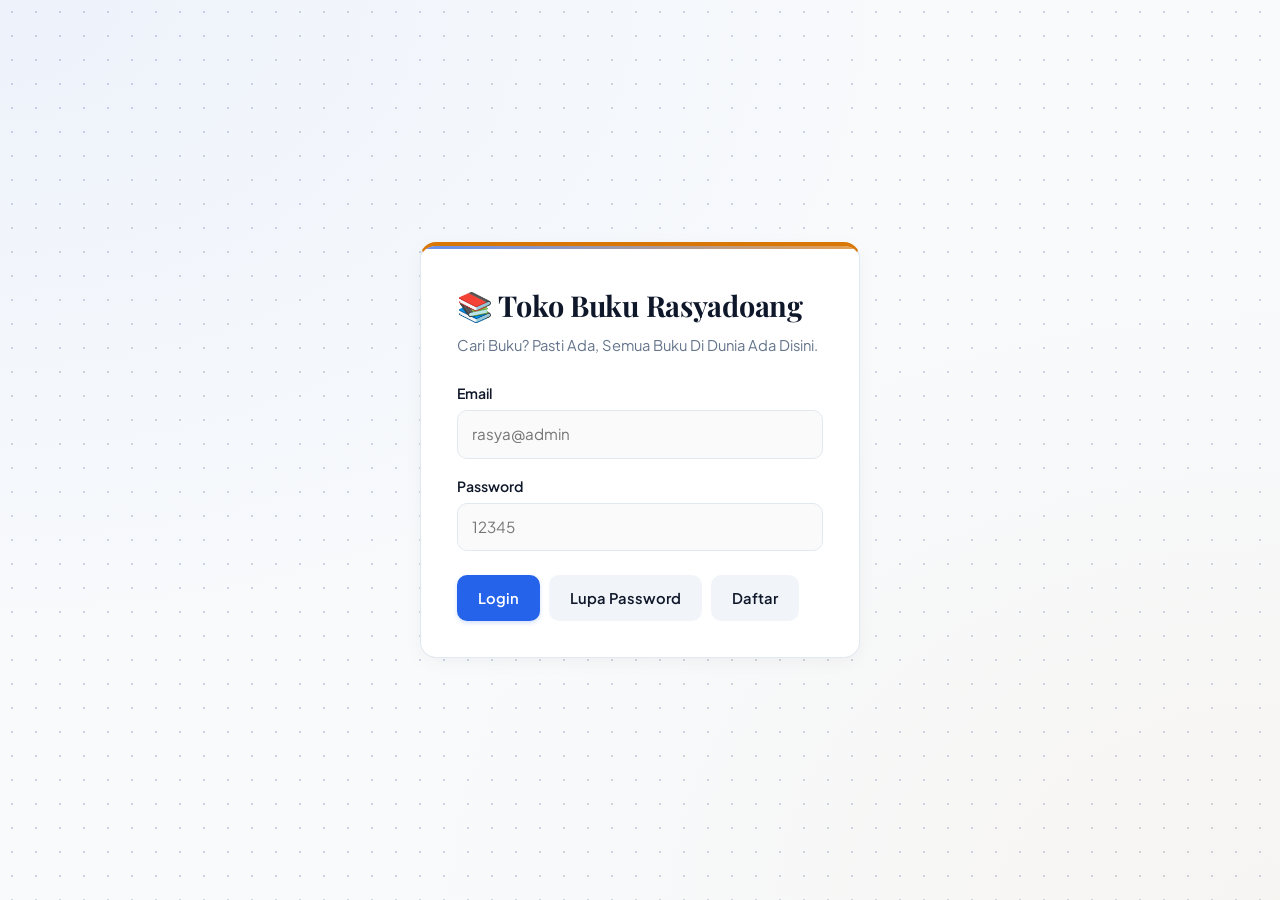
<file: tugas-uts-web1/index.html>
<!DOCTYPE html>
<html lang="id">
<head>
    <meta charset="UTF-8">
    <meta name="viewport" content="width=device-width, initial-scale=1.0">
    <title>Login | Toko Buku Rasyadoang</title>
    <link rel="stylesheet" href="css/style.css">
</head>
<body data-page="login">
    <main class="login-wrap">
        <section class="kartu login-box" aria-labelledby="jl">
            <h1 id="jl">📚 Toko Buku Rasyadoang</h1>
            <p>Cari Buku? Pasti Ada, Semua Buku Di Dunia Ada Disini.</p>
            
            <form id="formLogin" novalidate>
                <label for="email">Email</label>
                <input id="email" type="email" autocomplete="username" placeholder="rasya@admin">
                
                <label for="password">Password</label>
                <input id="password" type="password" autocomplete="current-password" placeholder="12345">
                
                <div class="aksi-sejajar">
                    <button class="btn" type="submit">Login</button>
                    <button class="btn btn-ghost" type="button" id="btnLupa">Lupa Password</button>
                    <button class="btn btn-ghost" type="button" id="btnDaftar">Daftar</button>
                </div>
            </form>
        </section>
    </main>

    <script src="js/data.js"></script>
    <script src="js/script.js"></script>
</body>
</html>
</file>
<file: tugas-uts-web1/css/style.css>
/* ===== Import Font Modern ===== */
@import url('https://fonts.googleapis.com/css2?family=Plus+Jakarta+Sans:wght@400;500;600;700&family=Playfair+Display:ital,wght@0,600;0,700;1,400&display=swap');

/* ===== Variabel & Palet Warna Elegan ===== */
:root {
    /* Main Tone */
    --navy-tua: #0f172a;       /* Deep Slate Navy */
    --navy-utama: #1e293b;     /* Primary Dark */
    --kertas: #f8fafc;         /* Soft Off-White Background */
    --kartu-bg: #ffffff;       /* Pure White Card */
    --teks-utama: #334155;     /* Dark Slate Text */
    --teks-pudar: #64748b;     /* Subtle Muted Text */
    
    /* Brand & Accent Colors */
    --aksen-emas: #d97706;     /* Warm Amber/Gold Aksesoris */
    --aksen-biru: #2563eb;     /* Modern Academic Blue */
    --aksen-biru-hover: #1d4ed8;
    
    /* Functional Colors */
    --merah: #ef4444;
    --hijau: #10b981;
    --border-halus: #e2e8f0;
    
    /* Shadows & Effects */
    --shadow-soft: 0 4px 20px -2px rgba(15, 23, 42, 0.05);
    --shadow-hover: 0 12px 28px -4px rgba(15, 23, 42, 0.12);
    --glass-bg: rgba(255, 255, 255, 0.75);
    --glass-border: rgba(255, 255, 255, 0.4);
}

* {
    box-sizing: border-box;
    transition: background-color 0.2s, border-color 0.2s, box-shadow 0.2s, transform 0.2s;
}

/* ===== Background Global (Pola Grid Akademis Halus) ===== */
body {
    margin: 0;
    font-family: "Plus Jakarta Sans", -apple-system, BlinkMacSystemFont, "Segoe UI", Roboto, sans-serif;
    color: var(--teks-utama);
    line-height: 1.6;
    min-height: 100vh;
    display: flex;
    flex-direction: column;
    background-color: var(--kertas);
    /* Aksesoris Background: Radial Glow & Micro Grid Pattern */
    background-image: 
        radial-gradient(at 0% 0%, rgba(37, 99, 235, 0.05) 0px, transparent 50%),
        radial-gradient(at 100% 100%, rgba(217, 119, 6, 0.04) 0px, transparent 50%),
        radial-gradient(#cbd5e1 0.75px, transparent 0.75px);
    background-size: 100% 100%, 100% 100%, 24px 24px;
    background-attachment: fixed;
}

/* ===== Tipografi Elegan ===== */
h1, h2, h3 {
    font-family: "Playfair Display", Georgia, serif;
    color: var(--navy-tua);
    font-weight: 700;
    letter-spacing: -0.01em;
}

h1 { font-size: 2.1rem; margin-bottom: 1.5rem; }
h2 { font-size: 1.4rem; }

a {
    color: var(--aksen-biru);
    text-decoration: none;
}

/* ===== Header & Navigasi Kaca (Glassmorphism) ===== */
header.bar {
    background: rgba(15, 23, 42, 0.92);
    backdrop-filter: blur(12px);
    -webkit-backdrop-filter: blur(12px);
    border-bottom: 1px solid rgba(255, 255, 255, 0.1);
    display: flex;
    flex-wrap: wrap;
    gap: 1rem 1.5rem;
    align-items: center;
    justify-content: space-between;
    padding: 0.9rem 2rem;
    position: sticky;
    top: 0;
    z-index: 100;
}

.brand {
    font-family: "Playfair Display", Georgia, serif;
    font-size: 1.35rem;
    font-weight: 700;
    color: #ffffff;
    text-decoration: none;
    display: flex;
    align-items: center;
    gap: 0.5rem;
    letter-spacing: 0.3px;
}

nav ul {
    display: flex;
    flex-wrap: wrap;
    gap: 0.4rem;
    list-style: none;
    margin: 0;
    padding: 0;
}

nav a, nav button {
    color: #cbd5e1;
    text-decoration: none;
    padding: 0.5rem 1rem;
    border-radius: 8px;
    background: none;
    border: 0;
    font: inherit;
    font-size: 0.9rem;
    font-weight: 500;
    cursor: pointer;
}

nav a:hover, nav button:hover {
    color: #ffffff;
    background: rgba(255, 255, 255, 0.08);
}

nav a.aktif {
    background: var(--aksen-biru);
    color: #ffffff;
    font-weight: 600;
}

/* ===== Layout Main ===== */
main {
    flex: 1;
    width: min(1080px, 100%);
    margin: 0 auto;
    padding: 2rem 1.2rem 4rem;
}

/* ===== Aksesoris Kartu ===== */
.kartu {
    background: var(--kartu-bg);
    border-radius: 16px;
    padding: 1.75rem;
    border: 1px solid var(--border-halus);
    box-shadow: var(--shadow-soft);
    margin-bottom: 1.5rem;
    position: relative;
    overflow: hidden;
}

/* Garis aksen emas tipis di bagian atas kartu */
.kartu::before {
    content: "";
    position: absolute;
    top: 0;
    left: 0;
    right: 0;
    height: 3px;
    background: linear-gradient(90deg, var(--aksen-biru), var(--aksen-emas));
    opacity: 0.7;
}

/* ===== Tombol Style ===== */
.btn {
    background: var(--aksen-biru);
    color: #ffffff;
    border: 0;
    border-radius: 10px;
    padding: 0.7rem 1.3rem;
    font: inherit;
    font-weight: 600;
    font-size: 0.92rem;
    cursor: pointer;
    box-shadow: 0 2px 4px rgba(37, 99, 235, 0.2);
    display: inline-flex;
    align-items: center;
    justify-content: center;
    gap: 0.5rem;
}

.btn:hover {
    background: var(--aksen-biru-hover);
    transform: translateY(-1px);
    box-shadow: 0 4px 12px rgba(37, 99, 235, 0.3);
}

.btn-ghost {
    background: #f1f5f9;
    color: var(--navy-tua);
    box-shadow: none;
}

.btn-ghost:hover {
    background: #e2e8f0;
}

.btn-danger {
    background: var(--merah);
    box-shadow: 0 2px 4px rgba(239, 68, 68, 0.2);
}

.btn-danger:hover {
    background: #dc2626;
    box-shadow: 0 4px 12px rgba(239, 68, 68, 0.3);
}

.btn-small {
    padding: 0.4rem 0.8rem;
    font-size: 0.82rem;
    border-radius: 6px;
}

/* ===== Form Element Style ===== */
label {
    display: block;
    font-weight: 600;
    font-size: 0.88rem;
    color: var(--navy-tua);
    margin: 1rem 0 0.35rem;
}

input, select, textarea {
    width: 100%;
    padding: 0.7rem 0.9rem;
    border: 1.5px solid var(--border-halus);
    border-radius: 10px;
    font: inherit;
    font-size: 0.95rem;
    background: #fafafa;
    color: var(--navy-tua);
}

input:focus, select:focus, textarea:focus {
    border-color: var(--aksen-biru);
    background: #ffffff;
    outline: none;
    box-shadow: 0 0 0 3px rgba(37, 99, 235, 0.12);
}

.err {
    color: var(--merah);
    font-size: 0.85rem;
    min-height: 1.2em;
    margin: 0.4rem 0 0;
}

/* ===== Layout Grid & Flex ===== */
.grid {
    display: grid;
    gap: 1.25rem;
    grid-template-columns: repeat(auto-fit, minmax(220px, 1fr));
}

.dua {
    display: grid;
    gap: 0 1.25rem;
    grid-template-columns: repeat(auto-fit, minmax(240px, 1fr));
}

/* ===== Tampilan Halaman Login ===== */
.login-wrap {
    display: flex;
    align-items: center;
    justify-content: center;
    flex: 1;
    padding: 2rem 1rem;
    width: 100%;
}

.login-box {
    width: min(440px, 100%);
    margin: 0;
    padding: 2.25rem;
    border-top: 4px solid var(--aksen-emas);
}

.login-box h1 {
    font-size: 1.8rem;
    margin-top: 0;
    margin-bottom: 0.4rem;
}

.login-box p {
    color: var(--teks-pudar);
    font-size: 0.92rem;
    margin-top: 0;
    margin-bottom: 1.5rem;
}

.aksi-sejajar {
    display: flex;
    gap: 0.6rem;
    flex-wrap: wrap;
    margin-top: 1.5rem;
}

/* ===== Section Banner / Sapaan Dashboard ===== */
.sapaan {
    background: linear-gradient(135deg, var(--navy-tua) 0%, #1e293b 100%);
    color: #ffffff;
    border-radius: 16px;
    padding: 2.2rem 2rem;
    margin-bottom: 1.75rem;
    border: 1px solid rgba(255, 255, 255, 0.1);
    box-shadow: var(--shadow-soft);
    position: relative;
    overflow: hidden;
}

.sapaan::after {
    content: "📚";
    position: absolute;
    right: 20px;
    bottom: -15px;
    font-size: 8rem;
    opacity: 0.08;
    pointer-events: none;
}

.sapaan h1 {
    color: #ffffff;
    margin: 0 0 0.4rem;
    font-size: 2rem;
}

.sapaan p {
    margin: 0;
    color: #94a3b8;
    font-size: 0.95rem;
}

/* ===== Card Menu Dashboard ===== */
.menu {
    display: block;
    text-decoration: none;
    color: var(--teks-utama);
    background: var(--kartu-bg);
    border-radius: 14px;
    padding: 1.5rem;
    border: 1px solid var(--border-halus);
    box-shadow: var(--shadow-soft);
    position: relative;
}

.menu:hover {
    transform: translateY(-4px);
    border-color: rgba(37, 99, 235, 0.3);
    box-shadow: var(--shadow-hover);
}

.menu b {
    display: block;
    font-size: 1.1rem;
    color: var(--navy-tua);
    margin-top: 0.6rem;
    margin-bottom: 0.2rem;
}

.menu .ik {
    font-size: 2.2rem;
    display: inline-block;
}

/* ===== Tabel Modern ===== */
.gulir {
    overflow-x: auto;
    border-radius: 10px;
    border: 1px solid var(--border-halus);
    margin-top: 1rem;
}

table {
    width: 100%;
    border-collapse: collapse;
    min-width: 580px;
    background: #ffffff;
}

th {
    background: #f8fafc;
    color: var(--navy-tua);
    font-weight: 700;
    font-size: 0.85rem;
    text-transform: uppercase;
    letter-spacing: 0.05em;
    border-bottom: 2px solid var(--border-halus);
    text-align: left;
}

th, td {
    padding: 0.85rem 1rem;
    border-bottom: 1px solid var(--border-halus);
}

tbody tr:hover {
    background: #f1f5f9;
}

tbody tr:last-child td {
    border-bottom: none;
}

/* Buku Cover Thumbnail */
.cover {
    width: 44px;
    height: 60px;
    border-radius: 6px;
    background: #e2e8f0;
    display: grid;
    place-items: center;
    overflow: hidden;
    font-size: 1.3rem;
    box-shadow: 0 2px 6px rgba(0,0,0,0.1);
}

.cover img {
    width: 100%;
    height: 100%;
    object-fit: cover;
}

.rendah {
    color: var(--merah);
    font-weight: 700;
    background: rgba(239, 68, 68, 0.1);
    padding: 0.2rem 0.5rem;
    border-radius: 4px;
}

td input[type=number] {
    width: 75px;
    padding: 0.35rem 0.5rem;
}

/* Ringkasan Checkout */
.ringkas {
    display: flex;
    flex-direction: column;
    align-items: flex-end;
    gap: 0.3rem;
    margin-top: 1.5rem;
    padding-top: 1rem;
    border-top: 1px dashed var(--border-halus);
}

.ringkas .total {
    font-size: 1.35rem;
    font-weight: 700;
    color: var(--aksen-emas);
}

/* ===== Tracking Status Progress Bar ===== */
.progres {
    height: 10px;
    background: #e2e8f0;
    border-radius: 20px;
    overflow: hidden;
    margin: 1.5rem 0;
}

.progres div {
    height: 100%;
    width: 0;
    background: linear-gradient(90deg, var(--aksen-biru), var(--aksen-emas));
    border-radius: 20px;
}

.langkah {
    list-style: none;
    display: flex;
    flex-wrap: wrap;
    gap: 0.6rem;
    padding: 0;
}

.langkah li {
    flex: 1;
    min-width: 120px;
    text-align: center;
    padding: 0.6rem 0.4rem;
    border-radius: 8px;
    background: #f1f5f9;
    color: var(--teks-pudar);
    font-size: 0.85rem;
    font-weight: 500;
}

.langkah li.selesai {
    background: #d1fae5;
    color: var(--hijau);
    font-weight: 600;
}

.langkah li.aktif {
    background: var(--navy-tua);
    color: #ffffff;
    font-weight: 600;
}

dl {
    display: grid;
    grid-template-columns: max-content 1fr;
    gap: 0.6rem 1.5rem;
    margin-top: 1.5rem;
}

dt {
    font-weight: 600;
    color: var(--navy-tua);
}

dd {
    margin: 0;
}

.lencana {
    display: inline-block;
    padding: 0.2rem 0.8rem;
    border-radius: 6px;
    background: #e0f2fe;
    color: #0369a1;
    font-weight: 600;
    font-size: 0.88rem;
}

/* ===== Modal Box Overlay ===== */
.overlay {
    position: fixed;
    inset: 0;
    background: rgba(15, 23, 42, 0.6);
    backdrop-filter: blur(4px);
    display: grid;
    place-items: center;
    padding: 1rem;
    z-index: 200;
}

.modal {
    background: #ffffff;
    border-radius: 16px;
    padding: 1.75rem;
    width: min(480px, 100%);
    max-height: 90vh;
    overflow: auto;
    border-top: 5px solid var(--aksen-emas);
    box-shadow: 0 20px 25px -5px rgba(0, 0, 0, 0.2);
    animation: muncul 0.2s cubic-bezier(0.16, 1, 0.3, 1);
}

.modal h2 {
    margin-top: 0;
    font-size: 1.4rem;
}

.modal-aksi {
    text-align: right;
    margin-top: 1.5rem;
}

/* Footer Elegan */
footer {
    text-align: center;
    padding: 1.5rem 1rem;
    background: var(--navy-tua);
    color: #94a3b8;
    font-size: 0.88rem;
    border-top: 1px solid rgba(255, 255, 255, 0.05);
}

footer p {
    margin: 0;
}

@keyframes muncul {
    from {
        transform: scale(0.95);
        opacity: 0;
    }
    to {
        transform: scale(1);
        opacity: 1;
    }
}
</file>
